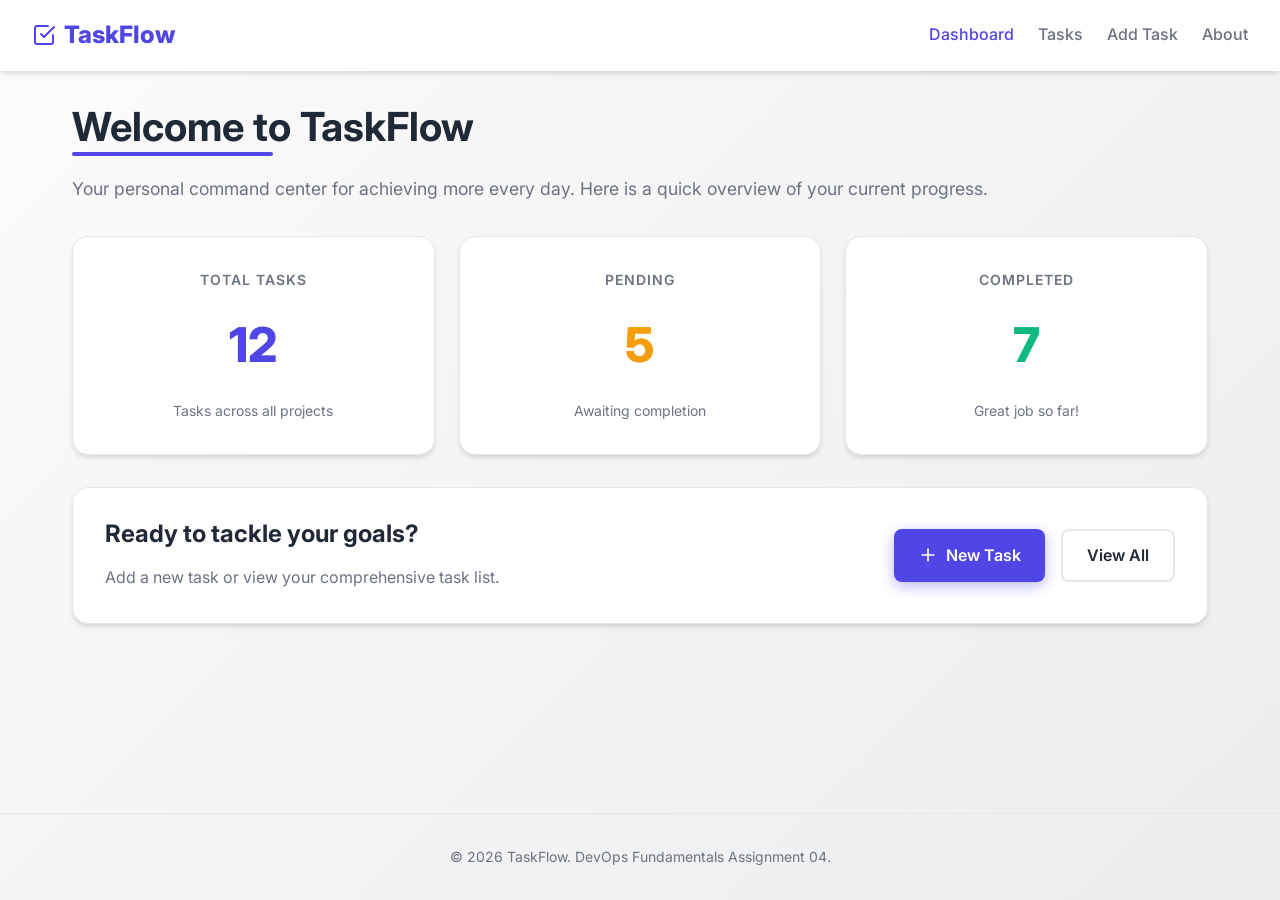
<file: index.html>
<!DOCTYPE html>
<html lang="en">
<head>
    <meta charset="UTF-8">
    <meta name="viewport" content="width=device-width, initial-scale=1.0">
    <title>TaskFlow - Dashboard</title>
    <link href="https://fonts.googleapis.com/css2?family=Inter:wght@400;500;600;700;800&display=swap" rel="stylesheet">
    <link rel="stylesheet" href="style.css">
</head>
<body>
    <header>
        <a href="index.html" class="logo">
            <svg width="24" height="24" viewBox="0 0 24 24" fill="none" stroke="currentColor" stroke-width="2" stroke-linecap="round" stroke-linejoin="round"><path d="M9 11l3 3L22 4"></path><path d="M21 12v7a2 2 0 0 1-2 2H5a2 2 0 0 1-2-2V5a2 2 0 0 1 2-2h11"></path></svg>
            TaskFlow
        </a>
        <nav>
            <ul>
                <li><a href="index.html" class="active">Dashboard</a></li>
                <li><a href="task-list.html">Tasks</a></li>
                <li><a href="add-task.html">Add Task</a></li>
                <li><a href="about.html">About</a></li>
            </ul>
        </nav>
    </header>

    <main>
        <h1>Welcome to TaskFlow</h1>
        <p style="color: var(--gray); margin-bottom: 2rem; font-size: 1.1rem;">Your personal command center for achieving more every day. Here is a quick overview of your current progress.</p>
        
        <div class="summary-grid">
            <div class="card summary-card">
                <div class="summary-label">Total Tasks</div>
                <div class="summary-value" id="total-tasks">12</div>
                <p style="color: var(--gray); font-size: 0.875rem;">Tasks across all projects</p>
            </div>
            
            <div class="card summary-card">
                <div class="summary-label">Pending</div>
                <div class="summary-value" id="pending-tasks" style="color: var(--warning);">5</div>
                <p style="color: var(--gray); font-size: 0.875rem;">Awaiting completion</p>
            </div>
            
            <div class="card summary-card">
                <div class="summary-label">Completed</div>
                <div class="summary-value" id="completed-tasks" style="color: var(--secondary);">7</div>
                <p style="color: var(--gray); font-size: 0.875rem;">Great job so far!</p>
            </div>
        </div>

        <div class="card" style="margin-bottom: 2rem; display: flex; justify-content: space-between; align-items: center; flex-wrap: wrap; gap: 1rem;">
            <div>
                <h2>Ready to tackle your goals?</h2>
                <p style="color: var(--gray);">Add a new task or view your comprehensive task list.</p>
            </div>
            <div style="display: flex; gap: 1rem;">
                <a href="add-task.html" class="btn btn-primary">
                    <svg width="20" height="20" viewBox="0 0 24 24" fill="none" stroke="currentColor" stroke-width="2" stroke-linecap="round" stroke-linejoin="round" style="margin-right: 8px;"><line x1="12" y1="5" x2="12" y2="19"></line><line x1="5" y1="12" x2="19" y2="12"></line></svg>
                    New Task
                </a>
                <a href="task-list.html" class="btn" style="border: 2px solid var(--gray-light); color: var(--dark);">View All</a>
            </div>
        </div>
    </main>

    <footer>
        <p>&copy; 2026 TaskFlow. DevOps Fundamentals Assignment 04.</p>
    </footer>
</body>
</html>
</file>
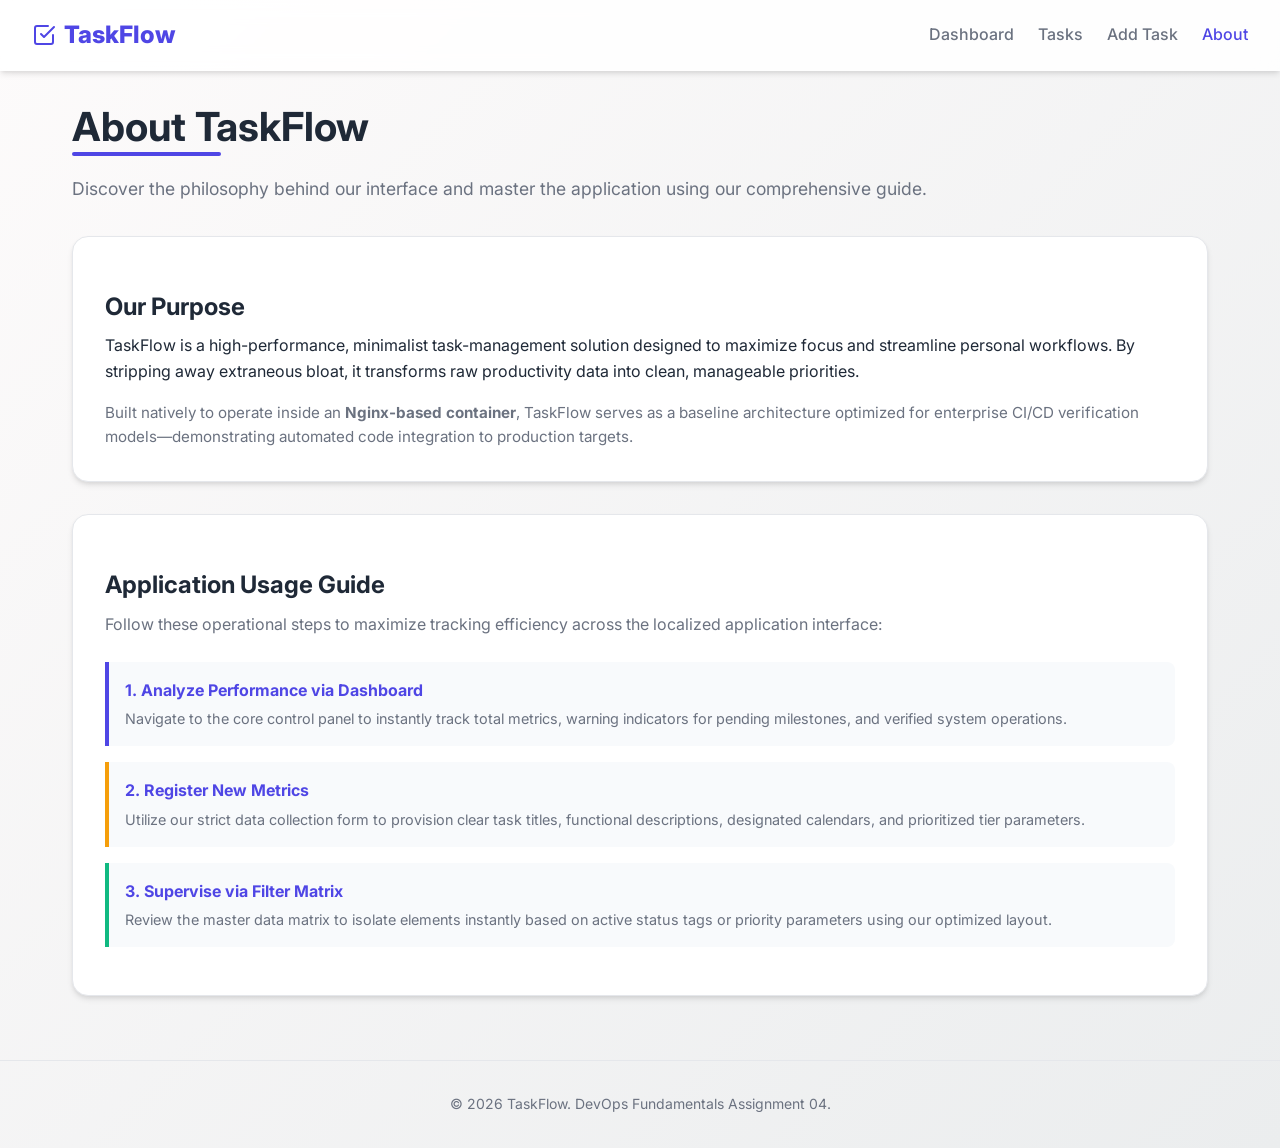
<file: about.html>
<!DOCTYPE html>
<html lang="en">

<head>
    <meta charset="UTF-8">
    <meta name="viewport" content="width=device-width, initial-scale=1.0">
    <title>TaskFlow - About</title>
    <!-- Fonts matched precisely to the dashboard design -->
    <link href="https://fonts.googleapis.com/css2?family=Inter:wght@400;500;600;700;800&display=swap" rel="stylesheet">
    <link rel="stylesheet" href="style.css">
    <style>
        /* Small style accommodations for clean, scannable documentation layout */
        .doc-section {
            margin-bottom: 2rem;
        }

        .doc-section h2 {
            color: var(--dark);
            font-size: 1.5rem;
            margin-bottom: 0.75rem;
            margin-top: 1.5rem;
        }

        .guide-list {
            list-style: none;
            padding: 0;
        }

        .guide-item {
            padding: 1rem;
            border-left: 4px solid var(--primary);
            background: #f8fafc;
            border-radius: 0 8px 8px 0;
            margin-bottom: 1rem;
        }

        .guide-item strong {
            color: var(--primary);
        }
    </style>
</head>

<body>
    <!-- Uniform Header Component -->
    <header>
        <a href="index.html" class="logo">
            <svg width="24" height="24" viewBox="0 0 24 24" fill="none" stroke="currentColor" stroke-width="2"
                stroke-linecap="round" stroke-linejoin="round">
                <path d="M9 11l3 3L22 4"></path>
                <path d="M21 12v7a2 2 0 0 1-2 2H5a2 2 0 0 1-2-2V5a2 2 0 0 1 2-2h11"></path>
            </svg>
            TaskFlow
        </a>
        <nav>
            <ul>
                <li><a href="index.html">Dashboard</a></li>
                <li><a href="task-list.html">Tasks</a></li>
                <li><a href="add-task.html">Add Task</a></li>
                <li><a href="about.html" class="active">About</a></li>
            </ul>
        </nav>
    </header>

    <!-- Main Content Container -->
    <main>
        <h1>About TaskFlow</h1>
        <p style="color: var(--gray); margin-bottom: 2rem; font-size: 1.1rem;">Discover the philosophy behind our
            interface and master the application using our comprehensive guide.</p>

        <!-- Application Overview Card -->
        <div class="card doc-section">
            <h2>Our Purpose</h2>
            <p style="color: var(--dark); margin-bottom: 1rem;">
                TaskFlow is a high-performance, minimalist task-management solution designed to maximize focus and
                streamline personal workflows. By stripping away extraneous bloat, it transforms raw productivity data
                into clean, manageable priorities.
            </p>
            <p style="color: var(--gray); font-size: 0.95rem;">
                Built natively to operate inside an <strong>Nginx-based container</strong>, TaskFlow serves as a
                baseline architecture optimized for enterprise CI/CD verification models—demonstrating automated code
                integration to production targets.
            </p>
        </div>

        <!-- System Usage Guide Card -->
        <div class="card doc-section">
            <h2>Application Usage Guide</h2>
            <p style="color: var(--gray); margin-bottom: 1.5rem;">Follow these operational steps to maximize tracking
                efficiency across the localized application interface:</p>

            <div class="guide-list">
                <div class="guide-item">
                    <strong>1. Analyze Performance via Dashboard</strong>
                    <p style="color: var(--gray); font-size: 0.9rem; margin-top: 0.25rem;">Navigate to the core control
                        panel to instantly track total metrics, warning indicators for pending milestones, and verified
                        system operations.</p>
                </div>

                <div class="guide-item" style="border-left-color: var(--warning);">
                    <strong>2. Register New Metrics</strong>
                    <p style="color: var(--gray); font-size: 0.9rem; margin-top: 0.25rem;">Utilize our strict data
                        collection form to provision clear task titles, functional descriptions, designated calendars,
                        and prioritized tier parameters.</p>
                </div>

                <div class="guide-item" style="border-left-color: var(--secondary);">
                    <strong>3. Supervise via Filter Matrix</strong>
                    <p style="color: var(--gray); font-size: 0.9rem; margin-top: 0.25rem;">Review the master data matrix
                        to isolate elements instantly based on active status tags or priority parameters using our
                        optimized layout.</p>
                </div>
            </div>
        </div>
    </main>

    <!-- Uniform Footer Component -->
    <footer>
        <p>&copy; 2026 TaskFlow. DevOps Fundamentals Assignment 04.</p>
    </footer>
</body>

</html>
</file>
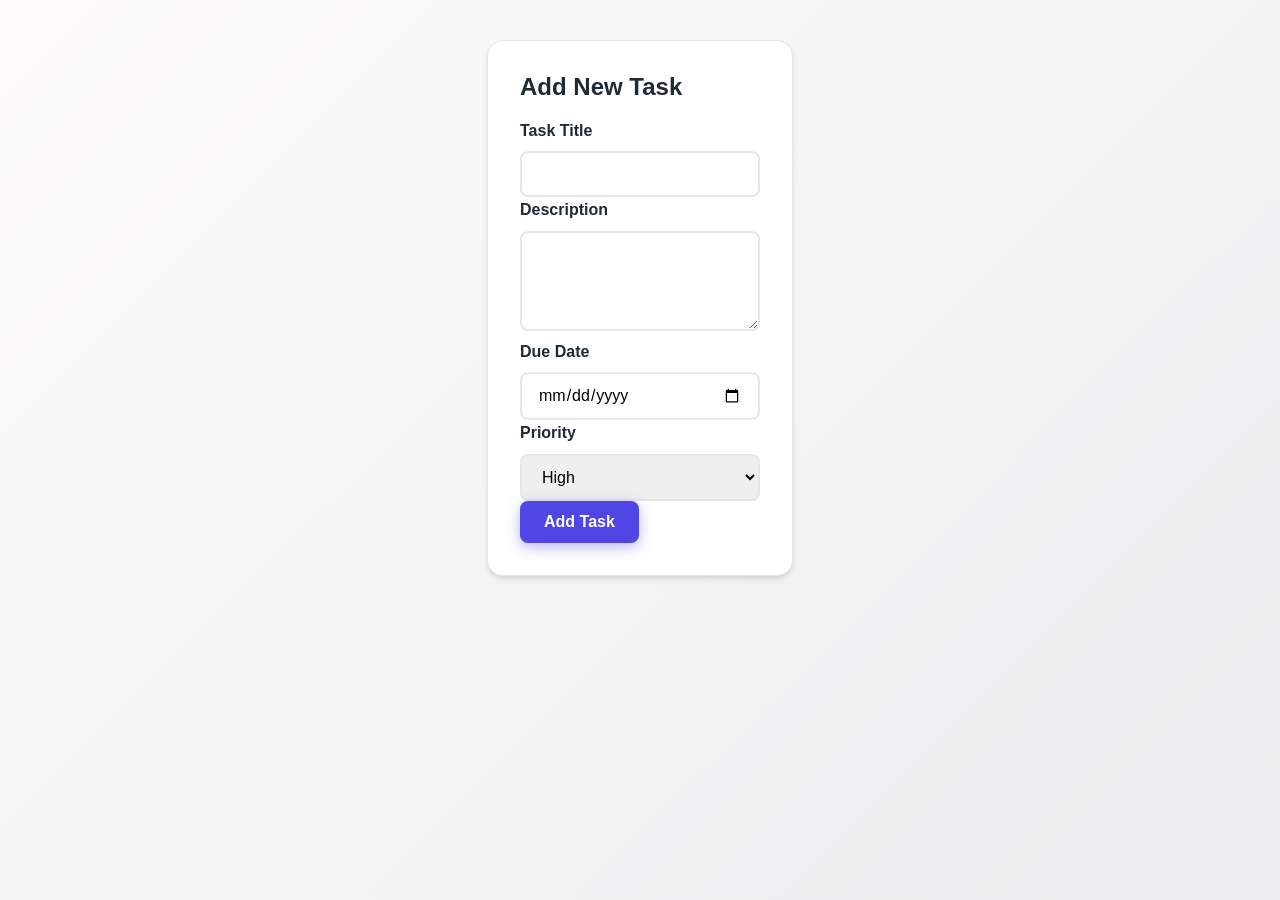
<file: add-task.html>
<!DOCTYPE html>
<html lang="en">
<head>
    <meta charset="UTF-8">
    <title>Add Task</title>
    <link rel="stylesheet" href="style.css">
</head>
<body>

<div class="card" style="max-width:600px;margin:40px auto;">
    <h2>Add New Task</h2>

    <form>
        <label>Task Title</label>
        <input type="text" required>

        <label>Description</label>
        <textarea rows="4" required></textarea>

        <label>Due Date</label>
        <input type="date" required>

        <label>Priority</label>
        <select required>
            <option>High</option>
            <option>Medium</option>
            <option>Low</option>
        </select>

        <button type="submit" class="btn btn-primary">
            Add Task
        </button>
    </form>

</div>

</body>
</html>
</file>
<file: style.css>
/* Base Variables & Reset */
:root {
  --primary: #4F46E5;
  --primary-hover: #4338CA;
  --secondary: #10B981;
  --dark: #1F2937;
  --light: #F9FAFB;
  --gray: #6B7280;
  --gray-light: #E5E7EB;
  --danger: #EF4444;
  --warning: #F59E0B;
  --glass: rgba(255, 255, 255, 0.85);
  --glass-border: rgba(255, 255, 255, 0.3);
  --shadow: 0 4px 6px -1px rgba(0, 0, 0, 0.1), 0 2px 4px -1px rgba(0, 0, 0, 0.06);
  --shadow-lg: 0 10px 15px -3px rgba(0, 0, 0, 0.1), 0 4px 6px -2px rgba(0, 0, 0, 0.05);
}

* {
  margin: 0;
  padding: 0;
  box-sizing: border-box;
}

body {
  font-family: 'Inter', -apple-system, BlinkMacSystemFont, "Segoe UI", Roboto, Helvetica, Arial, sans-serif;
  background: linear-gradient(135deg, #fdfbfb 0%, #ebedee 100%);
  color: var(--dark);
  line-height: 1.6;
  min-height: 100vh;
  display: flex;
  flex-direction: column;
}

/* Layout */
header {
  background: var(--glass);
  backdrop-filter: blur(10px);
  border-bottom: 1px solid var(--glass-border);
  padding: 1rem 2rem;
  display: flex;
  justify-content: space-between;
  align-items: center;
  position: sticky;
  top: 0;
  z-index: 100;
  box-shadow: var(--shadow);
}

.logo {
  font-size: 1.5rem;
  font-weight: 800;
  color: var(--primary);
  text-decoration: none;
  display: flex;
  align-items: center;
  gap: 0.5rem;
}

nav ul {
  list-style: none;
  display: flex;
  gap: 1.5rem;
}

nav a {
  text-decoration: none;
  color: var(--gray);
  font-weight: 500;
  transition: color 0.3s ease, transform 0.2s ease;
}

nav a:hover, nav a.active {
  color: var(--primary);
  transform: translateY(-2px);
}

main {
  flex: 1;
  max-width: 1200px;
  margin: 2rem auto;
  padding: 0 2rem;
  width: 100%;
}

/* Typography & General */
h1, h2, h3 {
  font-weight: 700;
  line-height: 1.2;
  margin-bottom: 1rem;
}

h1 {
  font-size: 2.5rem;
  color: var(--dark);
  margin-bottom: 1.5rem;
  position: relative;
  display: inline-block;
}

h1::after {
  content: '';
  position: absolute;
  width: 50%;
  height: 4px;
  bottom: -5px;
  left: 0;
  background: var(--primary);
  border-radius: 2px;
}

/* Components */
.card {
  background: #ffffff;
  border-radius: 16px;
  padding: 2rem;
  box-shadow: var(--shadow);
  transition: transform 0.3s ease, box-shadow 0.3s ease;
  border: 1px solid var(--gray-light);
}

.card:hover {
  transform: translateY(-5px);
  box-shadow: var(--shadow-lg);
}

.btn {
  display: inline-flex;
  align-items: center;
  justify-content: center;
  padding: 0.75rem 1.5rem;
  border-radius: 8px;
  font-weight: 600;
  text-decoration: none;
  border: none;
  cursor: pointer;
  transition: all 0.3s ease;
  font-size: 1rem;
}

.btn-primary {
  background: var(--primary);
  color: white;
  box-shadow: 0 4px 14px 0 rgba(79, 70, 229, 0.39);
}

.btn-primary:hover {
  background: var(--primary-hover);
  box-shadow: 0 6px 20px rgba(79, 70, 229, 0.23);
  transform: translateY(-2px);
}

/* Dashboard Summary Cards */
.summary-grid {
  display: grid;
  grid-template-columns: repeat(auto-fit, minmax(250px, 1fr));
  gap: 1.5rem;
  margin-bottom: 2rem;
}

.summary-card {
  text-align: center;
  padding: 2rem;
}

.summary-value {
  font-size: 3rem;
  font-weight: 800;
  color: var(--primary);
  margin: 1rem 0;
}

.summary-label {
  color: var(--gray);
  text-transform: uppercase;
  letter-spacing: 1px;
  font-size: 0.875rem;
  font-weight: 600;
}

/* Forms */
.form-group {
  margin-bottom: 1.5rem;
}

label {
  display: block;
  font-weight: 600;
  margin-bottom: 0.5rem;
  color: var(--dark);
}

input, textarea, select {
  width: 100%;
  padding: 0.75rem 1rem;
  border: 2px solid var(--gray-light);
  border-radius: 8px;
  font-family: inherit;
  font-size: 1rem;
  transition: border-color 0.3s ease, box-shadow 0.3s ease;
}

input:focus, textarea:focus, select:focus {
  outline: none;
  border-color: var(--primary);
  box-shadow: 0 0 0 3px rgba(79, 70, 229, 0.1);
}

/* Tables */
.table-container {
  overflow-x: auto;
  border-radius: 12px;
  box-shadow: var(--shadow);
}

table {
  width: 100%;
  border-collapse: collapse;
  background: white;
}

th, td {
  padding: 1rem 1.5rem;
  text-align: left;
  border-bottom: 1px solid var(--gray-light);
}

th {
  background: #f8fafc;
  font-weight: 600;
  color: var(--gray);
  text-transform: uppercase;
  font-size: 0.75rem;
  letter-spacing: 0.05em;
}

tr:hover td {
  background: #f1f5f9;
}

/* Badges */
.badge {
  padding: 0.25rem 0.75rem;
  border-radius: 9999px;
  font-size: 0.75rem;
  font-weight: 600;
  text-transform: uppercase;
}

.badge-high { background: #fee2e2; color: var(--danger); }
.badge-medium { background: #fef3c7; color: var(--warning); }
.badge-low { background: #d1fae5; color: var(--secondary); }
.badge-pending { background: #e0e7ff; color: var(--primary); }
.badge-completed { background: #dcfce3; color: var(--secondary); }

/* Footer */
footer {
  text-align: center;
  padding: 2rem;
  color: var(--gray);
  font-size: 0.875rem;
  border-top: 1px solid var(--gray-light);
  margin-top: auto;
}
</file>
